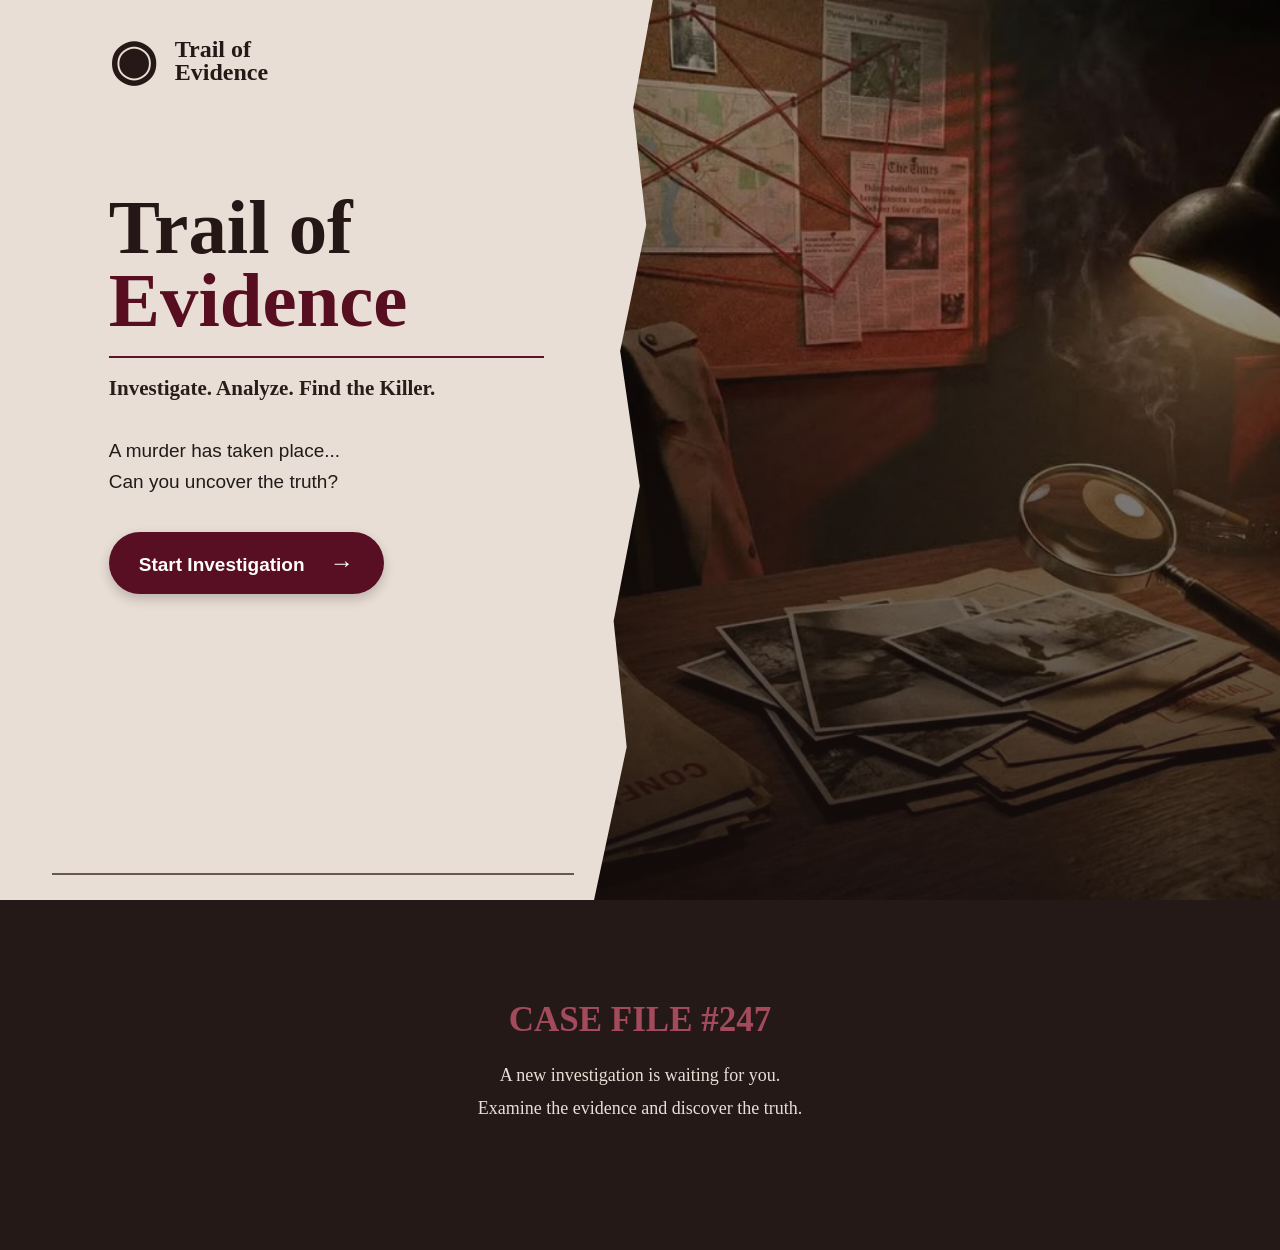
<file: index.html>
<!DOCTYPE html>
<html lang="en">
<head>
    <meta charset="UTF-8">
    <meta name="viewport" content="width=device-width, initial-scale=1.0">
    <title>Trail of Evidence</title>
    <link rel="stylesheet" href="home.css">
</head>

<body>

    <main class="hero">

        <section class="paper">

            <div class="logo">
                <span class="fingerprint">◉</span>
                <span>Trail of<br>Evidence</span>
            </div>

            <div class="content">
                <h1>
                    Trail of<br>
                    <span>Evidence</span>
                </h1>

                <div class="line"></div>

                <h2>Investigate. Analyze. Find the Killer.</h2>

                <p>
                    A murder has taken place...<br>
                    Can you uncover the truth?
                </p>

                <button id="startButton">
                    Start Investigation
                    <span>→</span>
                </button>
            </div>

            <div class="footer-line"></div>

        </section>

        <section class="investigation-room">
            <div class="room-overlay"></div>
        </section>

    </main>

    <section class="case-section" id="case">
        <h2>CASE FILE #247</h2>
        <p>A new investigation is waiting for you.</p>
        <p>Examine the evidence and discover the truth.</p>
    </section>

    <script src="script.js"></script>
</body>
</html>
</file>
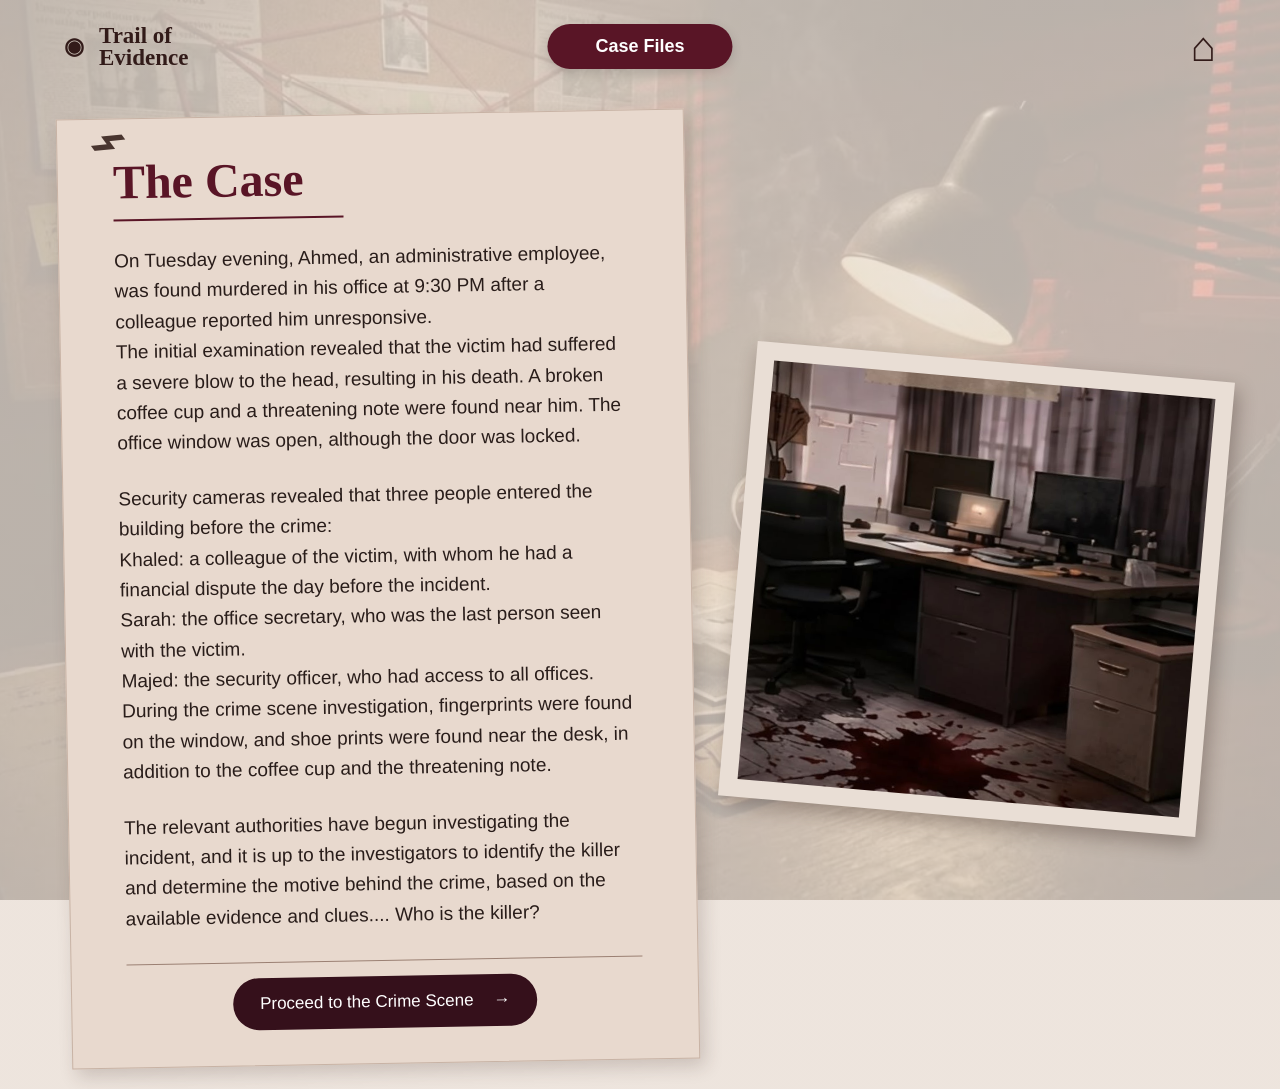
<file: case.html>
<!DOCTYPE html>
<html lang="en">
<head>
    <meta charset="UTF-8">
    <meta name="viewport" content="width=device-width, initial-scale=1.0">
    <title>The Case | Trail of Evidence</title>
    <link rel="stylesheet" href="case.css">
</head>

<body class="case-page">

    <header class="case-header">

        <div class="case-logo">
            <span>◉</span>
            <strong>Trail of<br>Evidence</strong>
        </div>

        <nav>
            <a href="case.html">Case Files</a>
        
            <a href="index.html" class="home-icon">⌂</a>
        </nav>

    </header>

    <main class="case-layout">

        <section class="case-paper">

            <div class="paper-clip">⌁</div>

            <h1>The Case</h1>

            <div class="case-underline"></div>

            <p>
               On Tuesday evening, Ahmed, an administrative employee, was found murdered in his office at 9:30 PM
                after a colleague reported him unresponsive.<br>
               The initial examination revealed that the victim had suffered a severe blow to the head, resulting in his death.
                A broken coffee cup and a threatening note were found near him.
                The office window was open, although the door was locked.
            </p>
            <p>
                Security cameras revealed that three people entered the building before the crime:<br>

               Khaled: a colleague of the victim, with whom he had a financial dispute the day before the incident.<br>

               Sarah: the office secretary, who was the last person seen with the victim.<br>

               Majed: the security officer, who had access to all offices.<br>
               During the crime scene investigation, fingerprints were found on the window, and shoe prints were found near the desk, 
               in addition to the coffee cup and the threatening note.
            </p>
            <p>
              The relevant authorities have begun investigating the incident, and it is up to the investigators to identify 
              the killer and determine the motive behind the crime, 
              based on the available evidence and clues....
                Who is the killer?
            </p>

            <div class="case-button-line">
                <button id="crimeSceneButton">
             Proceed to the Crime Scene
             <span>→</span>
             </button>
            </div>

        </section>

        <section class="case-photo">
            <img
                src="crime-scene.jpeg"
                alt="Ahmed's office crime scene"
            >
        </section>

    </main>

    <script src="case.js"></script>

</body>
</html>
</file>
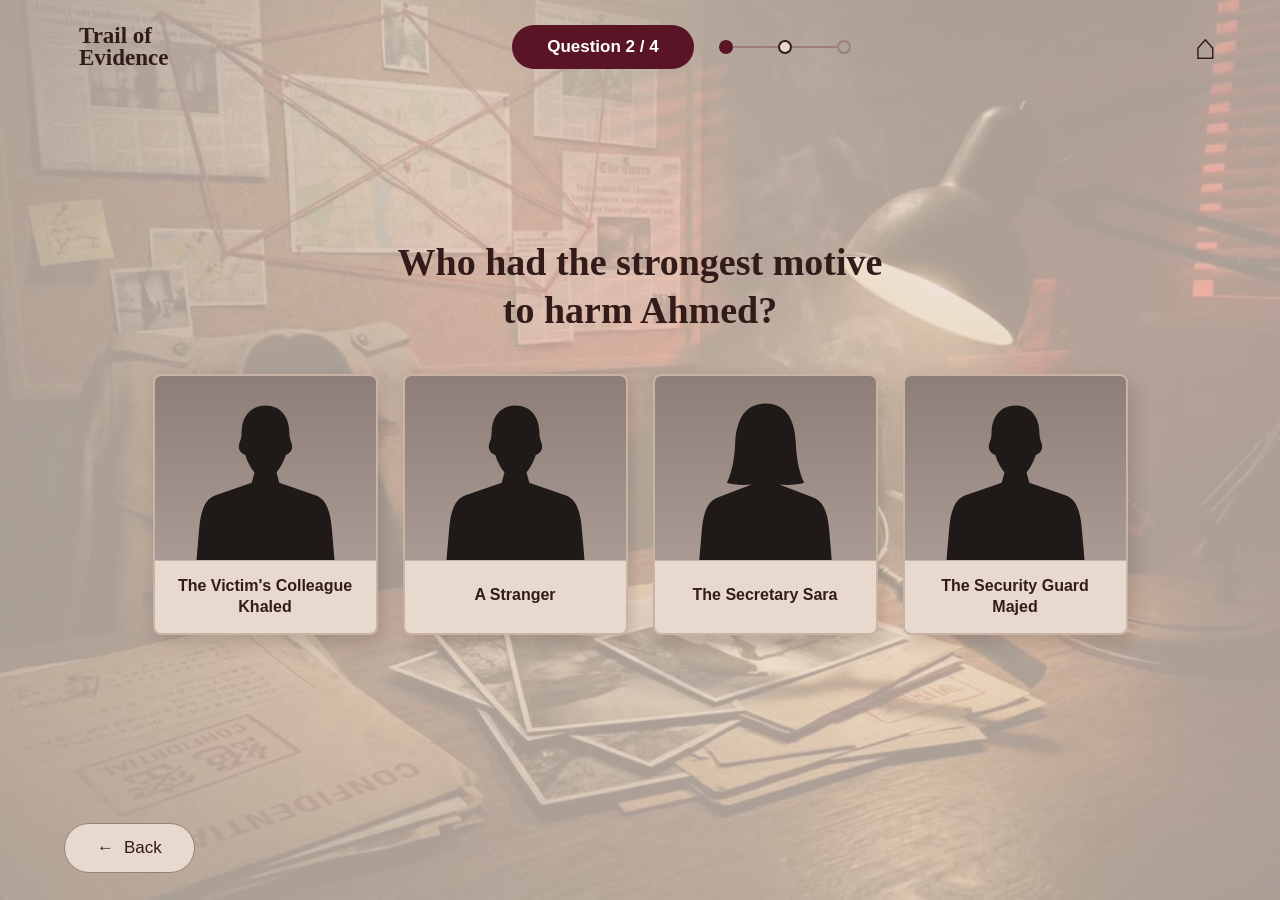
<file: question2.html>
<!DOCTYPE html>
<html lang="en">
<head>
    <meta charset="UTF-8">
    <meta name="viewport" content="width=device-width, initial-scale=1.0">
    <title>Trail of Evidence - Question 2</title>
    <link rel="stylesheet" href="https://cloudflare.com">
    <link rel="stylesheet" href="question2.css">
</head>
<body>

    <div class="question-page">
        <!-- Header -->
        <header class="case-header">
            <div class="case-logo">
                <span><i class="fa-solid fa-fingerprint"></i></span>
                <div>Trail of<br>Evidence</div>
            </div>

            <!-- Question Badge & Progress Bar -->
            <div class="header-center">
                <div class="page-badge">Question 2 / 4</div>
                <div class="progress-bar">
                    <span class="dot completed"></span>
                    <span class="line"></span>
                    <span class="dot active"></span>
                    <span class="line"></span>
                    <span class="dot"></span>
                </div>
            </div>

            <nav>
                <a href="index.html" class="home-icon" title="Home">
                    <i class="fa-solid fa-house"></i>
                     <a href="index.html" class="home-icon">⌂</a>
                </a>
            </nav>
        </header>

        <!-- Main Question & Options -->
        <main class="question-container">
            <h1 class="question-title">Who had the strongest motive<br>to harm Ahmed?</h1>

            <div class="options-grid">
                
                <!-- Option 1 -->
                <div class="option-card" onclick="selectOption(this, 'Khaled')">
                    <div class="option-avatar">
                        <svg viewBox="0 0 200 200" xmlns="http://w3.org">
                            <path d="M100 32 C84 32 74 44 74 62 C74 70 71 72 71 77 C71 82 75 85 78 86 C81 96 86 102 88 105 L85 116 L45 130 C35 134 30 144 28 165 L25 200 L175 200 L172 165 C170 144 165 134 155 130 L115 116 L112 105 C114 102 119 96 122 86 C125 85 129 82 129 77 C129 72 126 70 126 62 C126 44 116 32 100 32 Z" fill="#1f1918"/>
                        </svg>
                    </div>
                    <div class="option-label">The Victim's Colleague<br>Khaled</div>
                </div>

                <!-- Option 2 -->
                <div class="option-card" onclick="selectOption(this, 'Stranger')">
                    <div class="option-avatar">
                        <svg viewBox="0 0 200 200" xmlns="http://w3.org">
                            <path d="M100 32 C84 32 74 44 74 62 C74 70 71 72 71 77 C71 82 75 85 78 86 C81 96 86 102 88 105 L85 116 L45 130 C35 134 30 144 28 165 L25 200 L175 200 L172 165 C170 144 165 134 155 130 L115 116 L112 105 C114 102 119 96 122 86 C125 85 129 82 129 77 C129 72 126 70 126 62 C126 44 116 32 100 32 Z" fill="#1f1918"/>
                        </svg>
                    </div>
                    <div class="option-label">A Stranger</div>
                </div>

                <!-- Option 3 -->
                <div class="option-card" onclick="selectOption(this, 'Sara')">
                    <div class="option-avatar">
                        <svg viewBox="0 0 200 200" xmlns="http://w3.org">
                            <path d="M100 30 C77 30 68 48 67 74 C66 95 62 108 58 116 C64 118 74 119 85 118 L48 132 C38 136 33 146 31 165 L28 200 L172 200 L169 165 C167 146 162 136 152 132 L115 118 C126 119 136 118 142 116 C138 108 134 95 133 74 C132 48 123 30 100 30 Z" fill="#1f1918"/>
                        </svg>
                    </div>
                    <div class="option-label">The Secretary Sara</div>
                </div>

                <!-- Option 4 -->
                <div class="option-card" onclick="selectOption(this, 'Majed')">
                    <div class="option-avatar">
                        <svg viewBox="0 0 200 200" xmlns="http://w3.org">
                            <path d="M100 32 C84 32 74 44 74 62 C74 70 71 72 71 77 C71 82 75 85 78 86 C81 96 86 102 88 105 L85 116 L45 130 C35 134 30 144 28 165 L25 200 L175 200 L172 165 C170 144 165 134 155 130 L115 116 L112 105 C114 102 119 96 122 86 C125 85 129 82 129 77 C129 72 126 70 126 62 C126 44 116 32 100 32 Z" fill="#1f1918"/>
                        </svg>
                    </div>
                    <div class="option-label">The Security Guard<br>Majed</div>
                </div>

            </div>
        </main>

        <!-- Footer Navigation -->
        <footer class="question-footer">
            <a href="question1.html" class="btn-back">
                <span>&larr;</span> Back
            </a>

            <!-- زر التالي: مخفي افتراضياً ويظهر عند اختيار إجابة -->
            <a href="question3.html" id="nextBtn" class="btn-next hidden">
                Next <span>&rarr;</span>
            </a>
        </footer>
    </div>

    <!-- JavaScript لإظهار زر التالي وتحديد البطاقة المختارة -->
    <script>
        function selectOption(selectedCard, suspectName) {
            // 1. إزالة التحديد من جميع البطاقات
            const allCards = document.querySelectorAll('.option-card');
            allCards.forEach(card => card.classList.remove('selected'));

            // 2. إضافة التحديد للبطاقة التي ضغط عليها المستخدم
            selectedCard.classList.add('selected');

            // 3. حفظ اختيار المستخدم (مفيد إذا أردت حساب النتيجة لاحقاً)
            localStorage.setItem('q2_answer', suspectName);

            // 4. إظهار زر التالي
            const nextBtn = document.getElementById('nextBtn');
            nextBtn.classList.remove('hidden');
        }
    </script>

</body>
</html>
</file>
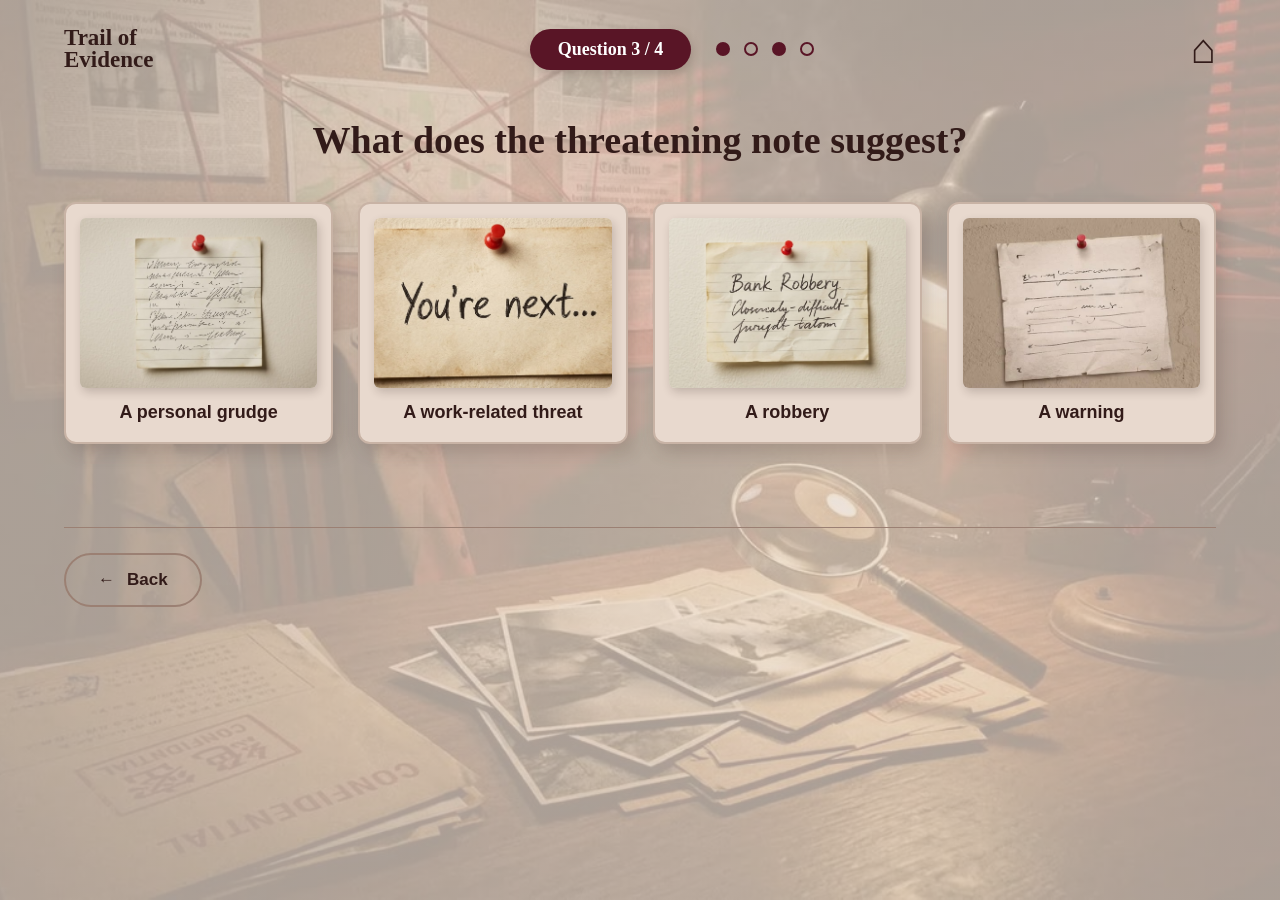
<file: question3.html>
<!DOCTYPE html>
<html lang="en">
<head>
  <meta charset="UTF-8">
  <meta name="viewport" content="width=device-width, initial-scale=1.0">
  <title>Trail of Evidence - Question 3</title>
  <link rel="stylesheet" href="question3.css">
</head>
<body class="question-page">

  <!-- Header -->
  <header class="case-header">
    <div class="case-logo">
      
      <div>Trail of<br>Evidence</div>
    </div>

    <div class="progress-wrapper">
      <div class="question-badge">Question 3 / 4</div>
      <div class="progress-dots">
        <span class="dot active"></span>
        <span class="dot"></span>
        <span class="dot active"></span>
        <span class="dot"></span>
      </div>
    </div>

    <nav>
      <a href="index.html" class="home-icon" title="Home">&#8962;</a>
    </nav>
  </header>

  <!-- Main layout -->
  <main class="question-layout">
    <h1 class="question-title">What does the threatening note suggest?</h1>

    <!-- Options Grid -->
    <div class="options-grid" id="optionsContainer">
      
      <div class="option-card" onclick="checkAnswer(this, false)">
        <div class="option-photo">
          <img src="note1.jpeg" alt="A personal grudge">
        </div>
        <p class="option-label">A personal grudge</p>
      </div>

      <!-- الجواب الصحيح -->
      <div class="option-card" onclick="checkAnswer(this, true)">
        <div class="option-photo">
          <img src="note3.jpeg" alt="A work-related threat">
        </div>
        <p class="option-label">A work-related threat</p>
      </div>

      <div class="option-card" onclick="checkAnswer(this, false)">
        <div class="option-photo">
          <img src="note2.jpeg" alt="A robbery">
        </div>
        <p class="option-label">A robbery</p>
      </div>

      <div class="option-card" onclick="checkAnswer(this, false)">
        <div class="option-photo">
          <img src="note4.jpeg" alt="A warning">
        </div>
        <p class="option-label">A warning</p>
      </div>

    </div>

    <!-- Feedback Message -->
    <p class="feedback-msg" id="feedback"></p>

    <!-- Navigation Buttons -->
    <div class="question-nav">
      <button class="btn-back" onclick="goBack()"><span>&larr;</span> Back</button>
      <button class="btn-next" id="nextBtn" onclick="goNext()">Next <span>&rarr;</span></button>
    </div>
  </main>

  <script src="question3.js"></script>
</body>
</html>
</file>
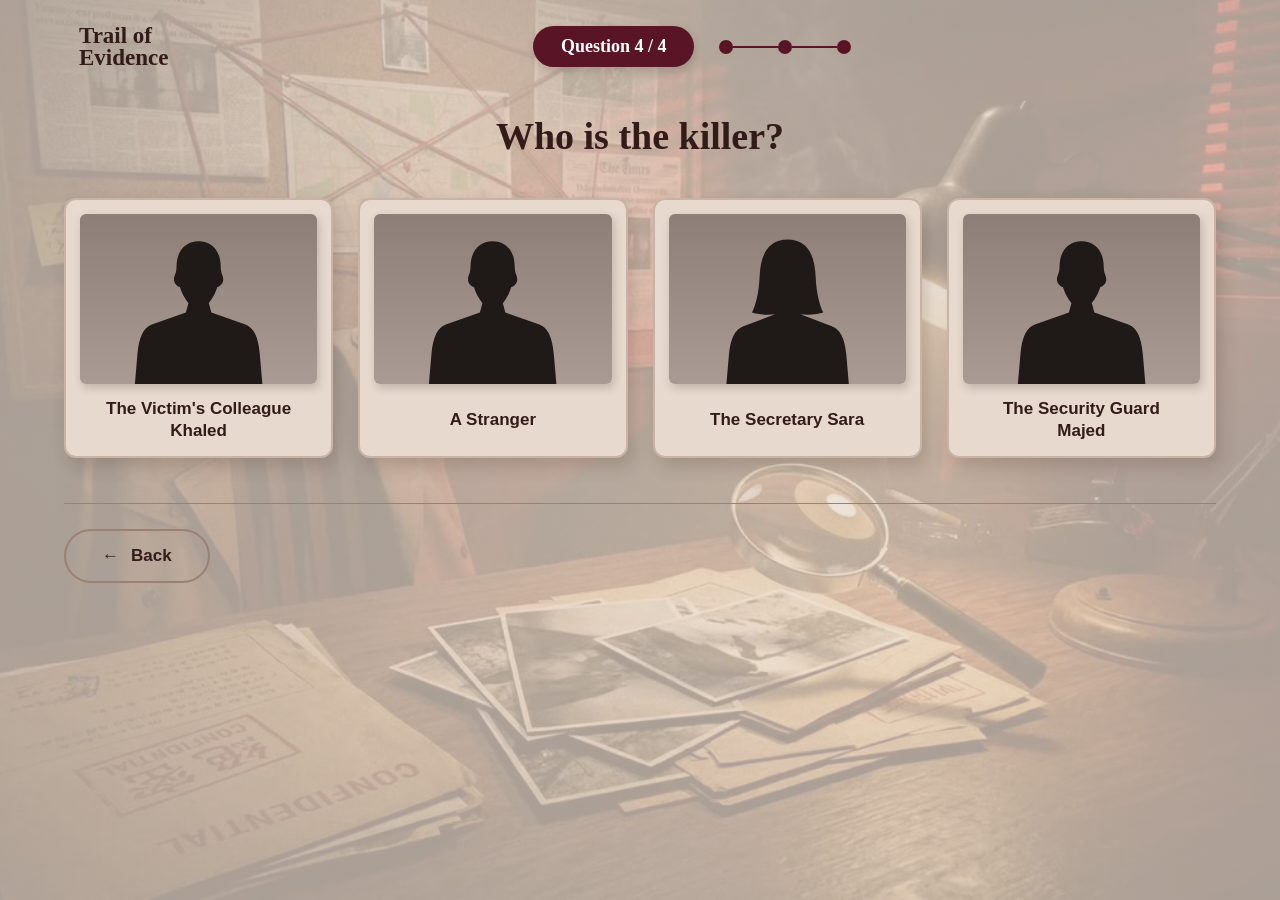
<file: question4.html>
<!DOCTYPE html>
<html lang="en">
<head>
    <meta charset="UTF-8">
    <meta name="viewport" content="width=device-width, initial-scale=1.0">
    <title>Trail of Evidence - Question 4</title>
    <link rel="stylesheet" href="https://cloudflare.com">
    <link rel="stylesheet" href="question4.css">
</head>
<body>

    <div class="question-page">
        <!-- Header -->
        <header class="case-header">
            <div class="case-logo">
                <span><i class="fa-solid fa-fingerprint"></i></span>
                <div>Trail of<br>Evidence</div>
            </div>

            <div class="progress-wrapper">
                <div class="question-badge">Question 4 / 4</div>
                <div class="progress-dots">
                    <span class="dot active"></span>
                    <span class="line"></span>
                    <span class="dot active"></span>
                    <span class="line"></span>
                    <span class="dot active"></span>
                </div>
            </div>

            <nav>
                <a href="index.html" class="home-icon" title="Home">
                    <i class="fa-solid fa-house"></i>
                </a>
            </nav>
        </header>

        <!-- Main layout -->
        <main class="question-layout">
            <h1 class="question-title">Who is the killer?</h1>

            <!-- Options Grid -->
            <div class="options-grid">
                
                <!-- Option 1: Khaled -->
                <div class="option-card" onclick="selectSuspect(this, 'Khaled')">
                    <div class="option-photo">
                        <svg viewBox="0 0 200 200" xmlns="http://w3.org">
                            <path d="M100 32 C84 32 74 44 74 62 C74 70 71 72 71 77 C71 82 75 85 78 86 C81 96 86 102 88 105 L85 116 L45 130 C35 134 30 144 28 165 L25 200 L175 200 L172 165 C170 144 165 134 155 130 L115 116 L112 105 C114 102 119 96 122 86 C125 85 129 82 129 77 C129 72 126 70 126 62 C126 44 116 32 100 32 Z" fill="#1f1918"/>
                        </svg>
                    </div>
                    <div class="option-label">The Victim's Colleague<br>Khaled</div>
                </div>

                <!-- Option 2: A Stranger -->
                <div class="option-card" onclick="selectSuspect(this, 'Stranger')">
                    <div class="option-photo">
                        <svg viewBox="0 0 200 200" xmlns="http://w3.org">
                            <path d="M100 32 C84 32 74 44 74 62 C74 70 71 72 71 77 C71 82 75 85 78 86 C81 96 86 102 88 105 L85 116 L45 130 C35 134 30 144 28 165 L25 200 L175 200 L172 165 C170 144 165 134 155 130 L115 116 L112 105 C114 102 119 96 122 86 C125 85 129 82 129 77 C129 72 126 70 126 62 C126 44 116 32 100 32 Z" fill="#1f1918"/>
                        </svg>
                    </div>
                    <div class="option-label">A Stranger</div>
                </div>

                <!-- Option 3: Sara -->
                <div class="option-card" onclick="selectSuspect(this, 'Sara')">
                    <div class="option-photo">
                        <svg viewBox="0 0 200 200" xmlns="http://w3.org">
                            <path d="M100 30 C77 30 68 48 67 74 C66 95 62 108 58 116 C64 118 74 119 85 118 L48 132 C38 136 33 146 31 165 L28 200 L172 200 L169 165 C167 146 162 136 152 132 L115 118 C126 119 136 118 142 116 C138 108 134 95 133 74 C132 48 123 30 100 30 Z" fill="#1f1918"/>
                        </svg>
                    </div>
                    <div class="option-label">The Secretary Sara</div>
                </div>

                <!-- Option 4: Majed (The Killer) -->
                <div class="option-card" onclick="selectSuspect(this, 'Majed')">
                    <div class="option-photo">
                        <svg viewBox="0 0 200 200" xmlns="http://w3.org">
                            <path d="M100 32 C84 32 74 44 74 62 C74 70 71 72 71 77 C71 82 75 85 78 86 C81 96 86 102 88 105 L85 116 L45 130 C35 134 30 144 28 165 L25 200 L175 200 L172 165 C170 144 165 134 155 130 L115 116 L112 105 C114 102 119 96 122 86 C125 85 129 82 129 77 C129 72 126 70 126 62 C126 44 116 32 100 32 Z" fill="#1f1918"/>
                        </svg>
                    </div>
                    <div class="option-label">The Security Guard<br>Majed</div>
                </div>

            </div>

            <!-- Navigation Buttons -->
            <div class="question-nav">
                <a href="question3.html" class="btn-back">
                    <span>&larr;</span> Back
                </a>

                <button type="button" id="submitBtn" class="btn-next" onclick="submitAnswer()">
                    Submit
                </button>
            </div>
        </main>
    </div>

    <!-- ربط ملف الجافاسكربت المنفصل -->
    <script src="question4.js"></script>


</body>
</html>
</file>
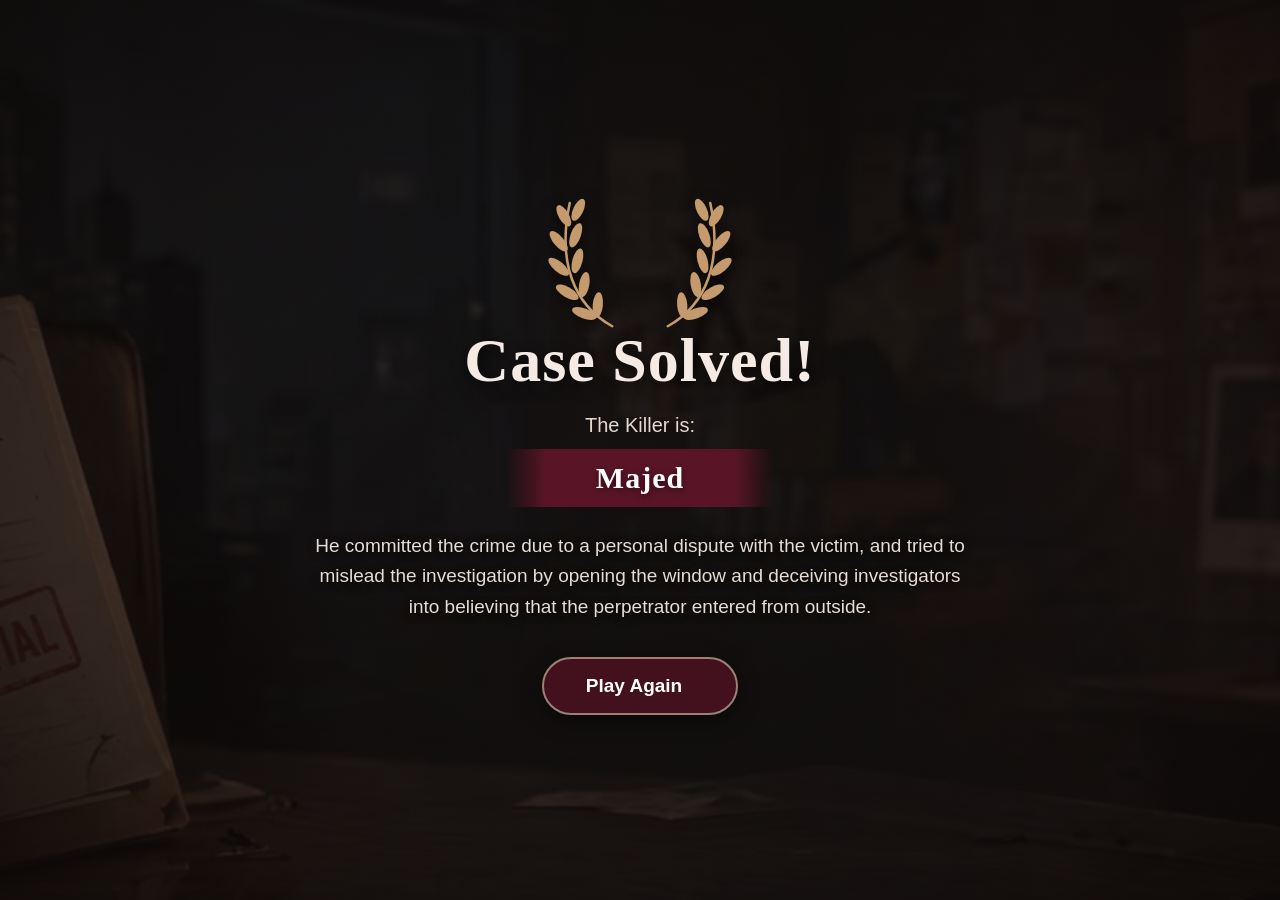
<file: solved.html>
<!DOCTYPE html>
<html lang="en">
<head>
    <meta charset="UTF-8">
    <meta name="viewport" content="width=device-width, initial-scale=1.0">
    <title>Trail of Evidence - Case Solved</title>
    <link rel="stylesheet" href="https://cloudflare.com">
    <link rel="stylesheet" href="solved.css">
</head>
<body>

    <div class="solved-page">
        <div class="result-container">
            
            <!-- الكأس الذهبي مع إكليل الغار -->
            <div class="trophy-wrapper">
                <!-- غصن الغار الأيسر -->
                <svg class="laurel left" viewBox="0 0 100 180" xmlns="http://w3.org">
                    <path d="M85 165 C40 140 20 90 35 20" fill="none" stroke="#c59b6d" stroke-width="3" stroke-linecap="round"/>
                    <ellipse cx="28" cy="35" rx="6" ry="14" transform="rotate(-30 28 35)" fill="#c59b6d"/>
                    <ellipse cx="45" cy="28" rx="6" ry="14" transform="rotate(25 45 28)" fill="#c59b6d"/>
                    <ellipse cx="22" cy="65" rx="6" ry="15" transform="rotate(-40 22 65)" fill="#c59b6d"/>
                    <ellipse cx="42" cy="58" rx="6" ry="15" transform="rotate(20 42 58)" fill="#c59b6d"/>
                    <ellipse cx="22" cy="95" rx="6" ry="15" transform="rotate(-50 22 95)" fill="#c59b6d"/>
                    <ellipse cx="44" cy="88" rx="6" ry="15" transform="rotate(15 44 88)" fill="#c59b6d"/>
                    <ellipse cx="32" cy="125" rx="6" ry="15" transform="rotate(-60 32 125)" fill="#c59b6d"/>
                    <ellipse cx="52" cy="116" rx="6" ry="15" transform="rotate(10 52 116)" fill="#c59b6d"/>
                    <ellipse cx="52" cy="150" rx="6" ry="15" transform="rotate(-70 52 150)" fill="#c59b6d"/>
                    <ellipse cx="68" cy="140" rx="6" ry="15" transform="rotate(5 68 140)" fill="#c59b6d"/>
                </svg>

                <!-- أيقونة الكأس -->
                <div class="trophy-icon">
                    <i class="fa-solid fa-trophy"></i>
                </div>

                <!-- غصن الغار الأيمن -->
                <svg class="laurel right" viewBox="0 0 100 180" xmlns="http://w3.org">
                    <path d="M15 165 C60 140 80 90 65 20" fill="none" stroke="#c59b6d" stroke-width="3" stroke-linecap="round"/>
                    <ellipse cx="72" cy="35" rx="6" ry="14" transform="rotate(30 72 35)" fill="#c59b6d"/>
                    <ellipse cx="55" cy="28" rx="6" ry="14" transform="rotate(-25 55 28)" fill="#c59b6d"/>
                    <ellipse cx="78" cy="65" rx="6" ry="15" transform="rotate(40 78 65)" fill="#c59b6d"/>
                    <ellipse cx="58" cy="58" rx="6" ry="15" transform="rotate(-20 58 58)" fill="#c59b6d"/>
                    <ellipse cx="78" cy="95" rx="6" ry="15" transform="rotate(50 78 95)" fill="#c59b6d"/>
                    <ellipse cx="56" cy="88" rx="6" ry="15" transform="rotate(-15 56 88)" fill="#c59b6d"/>
                    <ellipse cx="68" cy="125" rx="6" ry="15" transform="rotate(60 68 125)" fill="#c59b6d"/>
                    <ellipse cx="48" cy="116" rx="6" ry="15" transform="rotate(-10 48 116)" fill="#c59b6d"/>
                    <ellipse cx="48" cy="150" rx="6" ry="15" transform="rotate(70 48 150)" fill="#c59b6d"/>
                    <ellipse cx="32" cy="140" rx="6" ry="15" transform="rotate(-5 32 140)" fill="#c59b6d"/>
                </svg>
            </div>

            <!-- العنوان الرئيسي -->
            <h1 class="solved-title">Case Solved!</h1>

            <!-- اسم القاتل -->
            <p class="killer-subtitle">The Killer is:</p>
            <div class="killer-banner">Majed</div>

            <!-- رسالة التهنئة -->
            <p class="solved-message">
               He committed the crime due to a personal dispute with the victim, and tried to mislead the investigation by opening the window and deceiving investigators into believing that the perpetrator entered from outside.
            </p>

            <!-- زر إعادة اللعب -->
            <a href="index.html" class="btn-play-again">
                Play Again <i class="fa-solid fa-rotate-right"></i>
            </a>

        </div>
    </div>

</body>
</html>
</file>
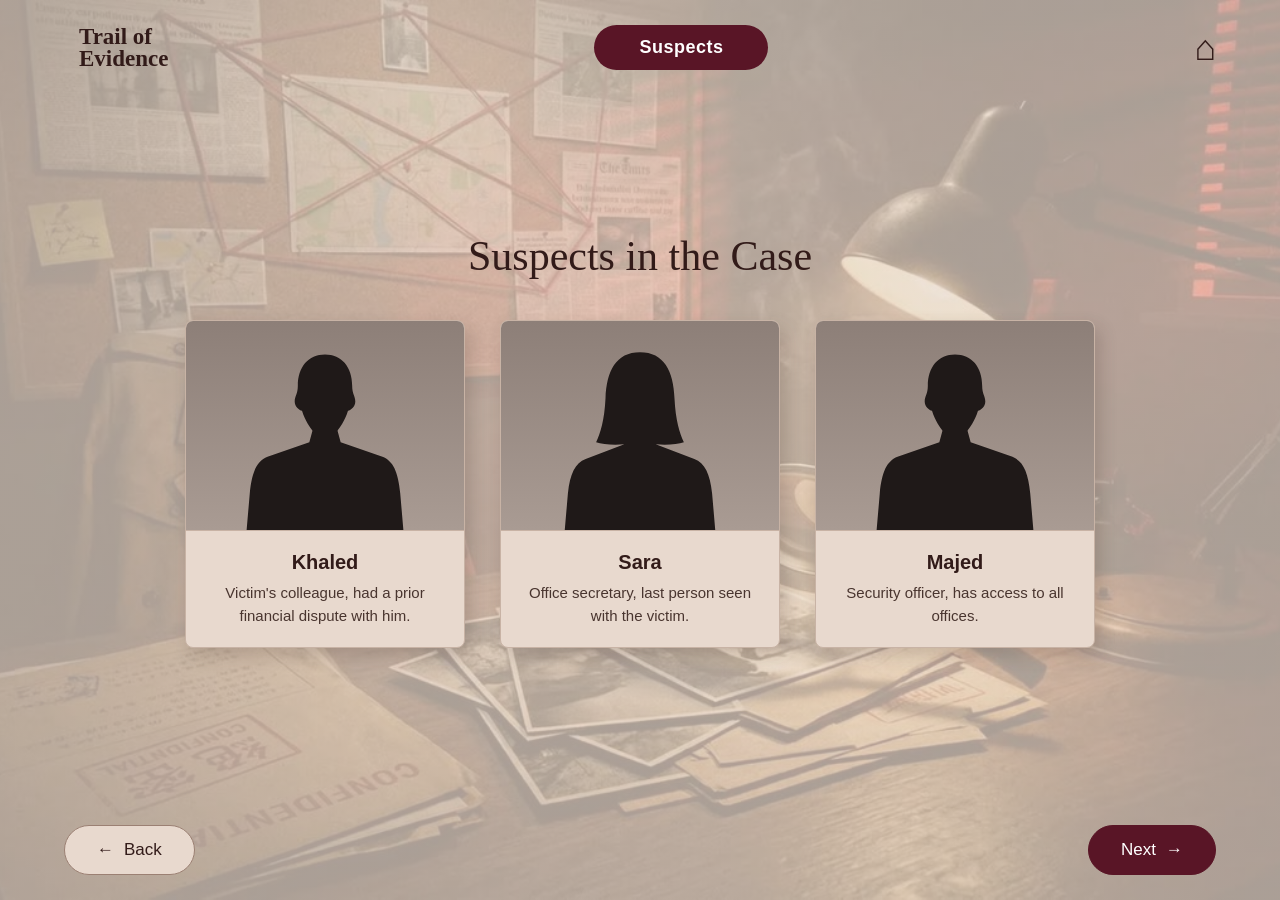
<file: suspects.html>
<!DOCTYPE html>
<html lang="en">
<head>
    <meta charset="UTF-8">
    <meta name="viewport" content="width=device-width, initial-scale=1.0">
    <title>Trail of Evidence - Suspects</title>
    <!-- مكتبة أيقونات لتشغيل أيقونة البصمة والمنزل والشخصيات -->
    <link rel="stylesheet" href="https://cloudflare.com">
    <link rel="stylesheet" href="suspects.css">
</head>
<body>

    <div class="suspects-page">
        <!-- Header -->
        <header class="case-header">
            <div class="case-logo">
                <span><i class="fa-solid fa-fingerprint"></i></span>
                <div>Trail of<br>Evidence</div>
            </div>

            <div class="page-badge">Suspects</div>

            <nav>
                <a href="index.html" class="home-icon" title="Home">
                    <i class="fa-solid fa-house"></i>
                </a>
                 <a href="index.html" class="home-icon">⌂</a>
            </nav>
        </header>

        <!-- Main Title -->
        <main class="suspects-container">
            <h1 class="suspects-title">Suspects in the Case</h1>

           <div class="suspects-grid">
    
    <!-- Suspect 1: Khaled (Male Silhouette) -->
    <div class="suspect-card">
        <div class="suspect-avatar">
            <svg viewBox="0 0 200 200" xmlns="http://w3.org">
                <path d="M100 32 C84 32 74 44 74 62 C74 70 71 72 71 77 C71 82 75 85 78 86 C81 96 86 102 88 105 L85 116 L45 130 C35 134 30 144 28 165 L25 200 L175 200 L172 165 C170 144 165 134 155 130 L115 116 L112 105 C114 102 119 96 122 86 C125 85 129 82 129 77 C129 72 126 70 126 62 C126 44 116 32 100 32 Z" fill="#1f1918"/>
            </svg>
        </div>
        <div class="suspect-info">
            <h2>Khaled</h2>
            <p>Victim's colleague, had a prior financial dispute with him.</p>
        </div>
    </div>

    <!-- Suspect 2: Sara (Female Silhouette) -->
    <div class="suspect-card">
        <div class="suspect-avatar">
            <svg viewBox="0 0 200 200" xmlns="http://w3.org">
                <path d="M100 30 C77 30 68 48 67 74 C66 95 62 108 58 116 C64 118 74 119 85 118 L48 132 C38 136 33 146 31 165 L28 200 L172 200 L169 165 C167 146 162 136 152 132 L115 118 C126 119 136 118 142 116 C138 108 134 95 133 74 C132 48 123 30 100 30 Z" fill="#1f1918"/>
            </svg>
        </div>
        <div class="suspect-info">
            <h2>Sara</h2>
            <p>Office secretary, last person seen with the victim.</p>
        </div>
    </div>

    <!-- Suspect 3: Majed (Male Silhouette) -->
    <div class="suspect-card">
        <div class="suspect-avatar">
            <svg viewBox="0 0 200 200" xmlns="http://w3.org">
                <path d="M100 32 C84 32 74 44 74 62 C74 70 71 72 71 77 C71 82 75 85 78 86 C81 96 86 102 88 105 L85 116 L45 130 C35 134 30 144 28 165 L25 200 L175 200 L172 165 C170 144 165 134 155 130 L115 116 L112 105 C114 102 119 96 122 86 C125 85 129 82 129 77 C129 72 126 70 126 62 C126 44 116 32 100 32 Z" fill="#1f1918"/>
            </svg>
        </div>
        <div class="suspect-info">
            <h2>Majed</h2>
            <p>Security officer, has access to all offices.</p>
        </div>
    </div>

</div>
        </main>

        <!-- Footer Navigation -->
<footer class="suspects-footer">
    <!-- زر الرجوع: غيّر case.html إلى اسم الملف السابق -->
    <a href="crime-scene.html" class="btn-back">
        <span>&larr;</span> Back
    </a>

    <!-- زر التالي: غيّر questions.html إلى اسم الملف التالي -->
    <a href="question1.html" class="btn-next">
        Next <span>&rarr;</span>
    </a>
</footer>
    </div>

</body>
</html>
</file>
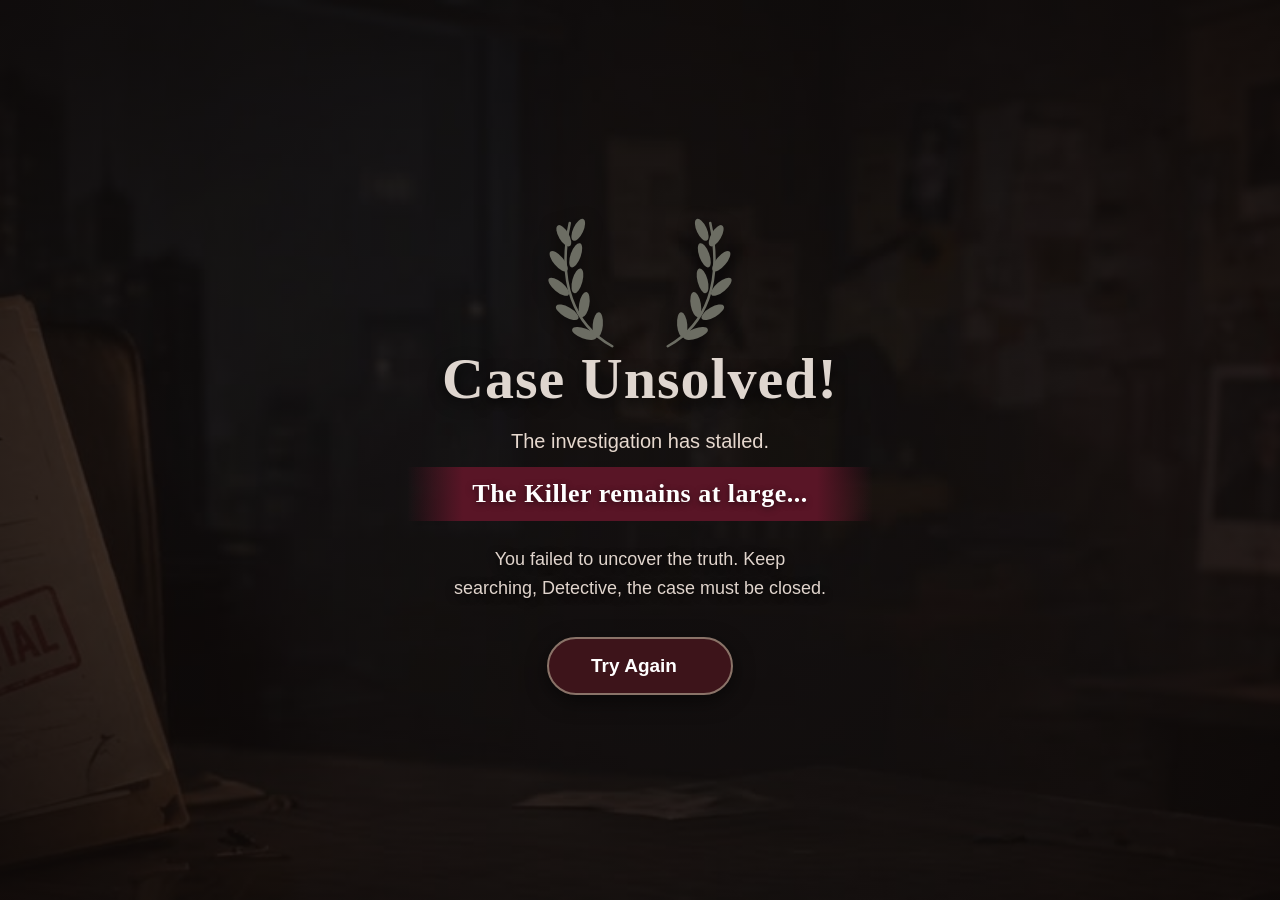
<file: unsolved.html>
<!DOCTYPE html>
<html lang="en">
<head>
    <meta charset="UTF-8">
    <meta name="viewport" content="width=device-width, initial-scale=1.0">
    <title>Trail of Evidence - Case Unsolved</title>
    <link rel="stylesheet" href="https://cloudflare.com">
    <link rel="stylesheet" href="unsolved.css">
</head>
<body>

    <div class="unsolved-page">
        <div class="result-container">
            
            <!-- علامة الخطأ الحمراء مع إكليل الغار الداكن -->
            <div class="mark-wrapper">
                <!-- غصن الغار الأيسر -->
                <svg class="laurel left" viewBox="0 0 100 180" xmlns="http://w3.org">
                    <path d="M85 165 C40 140 20 90 35 20" fill="none" stroke="#6c6d63" stroke-width="3" stroke-linecap="round"/>
                    <ellipse cx="28" cy="35" rx="6" ry="14" transform="rotate(-30 28 35)" fill="#6c6d63"/>
                    <ellipse cx="45" cy="28" rx="6" ry="14" transform="rotate(25 45 28)" fill="#6c6d63"/>
                    <ellipse cx="22" cy="65" rx="6" ry="15" transform="rotate(-40 22 65)" fill="#6c6d63"/>
                    <ellipse cx="42" cy="58" rx="6" ry="15" transform="rotate(20 42 58)" fill="#6c6d63"/>
                    <ellipse cx="22" cy="95" rx="6" ry="15" transform="rotate(-50 22 95)" fill="#6c6d63"/>
                    <ellipse cx="44" cy="88" rx="6" ry="15" transform="rotate(15 44 88)" fill="#6c6d63"/>
                    <ellipse cx="32" cy="125" rx="6" ry="15" transform="rotate(-60 32 125)" fill="#6c6d63"/>
                    <ellipse cx="52" cy="116" rx="6" ry="15" transform="rotate(10 52 116)" fill="#6c6d63"/>
                    <ellipse cx="52" cy="150" rx="6" ry="15" transform="rotate(-70 52 150)" fill="#6c6d63"/>
                    <ellipse cx="68" cy="140" rx="6" ry="15" transform="rotate(5 68 140)" fill="#6c6d63"/>
                </svg>

                <!-- علامة X الحمراء -->
                <div class="cross-icon">
                    <i class="fa-solid fa-xmark"></i>
                </div>

                <!-- غصن الغار الأيمن -->
                <svg class="laurel right" viewBox="0 0 100 180" xmlns="http://w3.org">
                    <path d="M15 165 C60 140 80 90 65 20" fill="none" stroke="#6c6d63" stroke-width="3" stroke-linecap="round"/>
                    <ellipse cx="72" cy="35" rx="6" ry="14" transform="rotate(30 72 35)" fill="#6c6d63"/>
                    <ellipse cx="55" cy="28" rx="6" ry="14" transform="rotate(-25 55 28)" fill="#6c6d63"/>
                    <ellipse cx="78" cy="65" rx="6" ry="15" transform="rotate(40 78 65)" fill="#6c6d63"/>
                    <ellipse cx="58" cy="58" rx="6" ry="15" transform="rotate(-20 58 58)" fill="#6c6d63"/>
                    <ellipse cx="78" cy="95" rx="6" ry="15" transform="rotate(50 78 95)" fill="#6c6d63"/>
                    <ellipse cx="56" cy="88" rx="6" ry="15" transform="rotate(-15 56 88)" fill="#6c6d63"/>
                    <ellipse cx="68" cy="125" rx="6" ry="15" transform="rotate(60 68 125)" fill="#6c6d63"/>
                    <ellipse cx="48" cy="116" rx="6" ry="15" transform="rotate(-10 48 116)" fill="#6c6d63"/>
                    <ellipse cx="48" cy="150" rx="6" ry="15" transform="rotate(70 48 150)" fill="#6c6d63"/>
                    <ellipse cx="32" cy="140" rx="6" ry="15" transform="rotate(-5 32 140)" fill="#6c6d63"/>
                </svg>
            </div>

            <!-- العنوان الرئيسي -->
            <h1 class="unsolved-title">Case Unsolved!</h1>

            <!-- النص الفرعي وشريط القاتل -->
            <p class="stalled-subtitle">The investigation has stalled.</p>
            <div class="killer-banner">The Killer remains at large...</div>

            <!-- رسالة الخسارة -->
            <p class="unsolved-message">
                You failed to uncover the truth. Keep<br>
                searching, Detective, the case must be closed.
            </p>

            <!-- زر إعادة المحاولة -->
            <a href="index.html" class="btn-try-again">
                Try Again <i class="fa-solid fa-rotate-right"></i>
            </a>

        </div>
    </div>

</body>
</html>
</file>
<file: home.css>
* {
    margin: 0;
    padding: 0;
    box-sizing: border-box;
}

body {
    background: #1c1513;
    font-family: Georgia, serif;
}

.hero {
    min-height: 720px;
    height: 100vh;
    display: flex;
    position: relative;
    overflow: hidden;
}

/* جهة الورقة */

.paper {
    width: 51%;
    min-height: 100%;
    background: #e9ded5;
    padding: 35px 8.5%;
    position: relative;
    z-index: 2;
    clip-path: polygon(
        0 0, 100% 0,
        97% 12%, 99% 25%,
        95% 39%, 98% 54%,
        94% 69%, 96% 83%,
        91% 100%, 0 100%
    );
}

.logo {
    display: flex;
    align-items: center;
    gap: 18px;
    color: #251816;
    font-size: 24px;
    font-weight: bold;
    line-height: 0.95;
}

.fingerprint {
    font-size: 55px;
}

/* العنوان */

.content {
    margin-top: 105px;
}

.content h1 {
    font-size: clamp(55px, 6vw, 88px);
    line-height: 0.95;
    color: #241715;
}

.content h1 span {
    color: #570e21;
}

.line {
    width: 100%;
    height: 2px;
    background: #5b1427;
    margin: 18px 0;
}

.content h2 {
    font-size: 21px;
    color: #291d1a;
    margin-bottom: 35px;
}

.content p {
    font-family: Arial, sans-serif;
    font-size: 19px;
    line-height: 1.6;
    color: #211b19;
    margin-bottom: 35px;
}

/* الزر */

button {
    background: #590f23;
    color: white;
    border: none;
    border-radius: 40px;
    padding: 17px 30px;
    font-size: 19px;
    font-weight: bold;
    cursor: pointer;
    transition: 0.3s;
    box-shadow: 0 5px 12px #0003;
}

button span {
    margin-left: 20px;
    font-size: 24px;
}

button:hover {
    background: #35101b;
    transform: translateY(-3px);
}

.footer-line {
    position: absolute;
    bottom: 25px;
    left: 8%;
    width: 80%;
    height: 2px;
    background: #6a5550;
}

/* جهة غرفة التحقيق */

.investigation-room {
    position: absolute;
    right: 0;
    top: 0;
    width: 55%;
    height: 100%;
    background:
        linear-gradient(#170e0d44, #170e0dcc),
        url("investigation-room.jpeg") center/cover no-repeat;
}

/* القسم التالي */

.case-section {
    min-height: 350px;
    background: #241916;
    color: #e9ded5;
    text-align: center;
    padding: 100px 20px;
}

.case-section h2 {
    color: #a34b5c;
    font-size: 35px;
    margin-bottom: 25px;
}

.case-section p {
    margin: 12px;
    font-size: 18px;
}

/* الجوال */

@media (max-width: 768px) {
    .hero {
        min-height: 750px;
    }

    .paper {
        width: 85%;
        padding: 30px 8%;
    }

    .investigation-room {
        width: 100%;
    }

    .content {
        margin-top: 100px;
    }

    .content h1 {
        font-size: 55px;
    }

    .content h2 {
        font-size: 16px;
    }

    .content p {
        font-size: 16px;
    }
}
</file>
<file: case.css>
/* =================================
   TRAIL OF EVIDENCE - THE CASE
================================= */

* {
    margin: 0;
    padding: 0;
    box-sizing: border-box;
}

.case-page {
    min-height: 100vh;
    padding: 25px 5%;
    background:
        linear-gradient(#e9ded5cc, #e9ded5cc),
        url("./investigation-room.jpeg") center/cover fixed;
    color: #321b19;
    font-family: Georgia, serif;
}

/* ===== CASE HEADER ===== */

.case-header {
    display: flex;
    justify-content: space-between;
    align-items: center;
    gap: 20px;
    margin-bottom: 45px;
    position: relative;
}

.case-logo {
    display: flex;
    align-items: center;
    gap: 15px;
    font-size: 23px;
    line-height: 0.95;
    font-weight: bold;
    color: #321b19;
}

.case-header nav {
    display: flex;
    align-items: center;
    gap: 30px;
}

/* تنسيق رابط Case Files ليظهر ككبسولة عنابية في منتصف الهيدر */
.case-header nav a:not(.home-icon) {
    position: absolute;
    left: 50%;
    transform: translateX(-50%);
    background-color: #591526;
    color: #ffffff;
    font-family: Arial, sans-serif;
    font-size: 18px;
    font-weight: bold;
    padding: 12px 48px;
    border-radius: 50px;
    text-decoration: none;
    box-shadow: 0 4px 12px rgba(0, 0, 0, 0.15);
    transition: background-color 0.25s ease;
    white-space: nowrap;
}

.case-header nav a:not(.home-icon):hover {
    background-color: #591526;
    color: #ffffff;
}

.case-header .home-icon {
    text-decoration: none;
    color: #321b19;
    font-size: 42px;
    font-weight: bold;
    line-height: 1;
    transition: color 0.2s ease;
}

.case-header .home-icon:hover {
    color: #35101b;
}

/* MAIN LAYOUT */

.case-layout {
    display: flex;
    align-items: center;
    justify-content: space-between;
    gap: 45px;
    max-width: 1250px;
    margin: auto;
    min-height: 530px;
}

/* PAPER */

.case-paper {
    position: relative;
    width: 55%;
    padding: 35px 55px;
    background: #e8d9ce;
    border: 1px solid #c8b3a5;
    box-shadow: 5px 8px 18px #3c241e30;
    transform: rotate(-1deg);
}

.paper-clip {
    position: absolute;
    top: -17px;
    left: 30px;
    font-size: 65px;
    color: #49352f;
    transform: rotate(-35deg);
}

.case-paper h1 {
    font-size: 48px;
    color: #591526;
}

.case-underline {
    width: 230px;
    height: 2px;
    background: #591526;
    margin: 10px 0 25px;
}

.case-paper p {
    font-family: Arial, sans-serif;
    font-size: 19px;
    line-height: 1.6;
    margin-bottom: 25px;
    color: #291d1a;
}

/* BUTTON */

.case-button-line {
    text-align: center;
    border-top: 1px solid #9b8073;
    margin-top: 30px;
}

.case-button-line button {
    margin-top: 15px;
    background: #35101b;
    color: white;
    border-radius: 40px;
    padding: 16px 27px;
    font-size: 17px;
    cursor: pointer;
    border: none;
    transition: 0.3s;
}

.case-button-line button:hover {
    background: #35101b;
    transform: translateY(-3px);
}

.case-button-line button span {
    margin-left: 15px;
}

/* CRIME SCENE PHOTO */

.case-photo {
    width: 42%;
    padding: 18px;
    background: #e9ded5;
    box-shadow: 4px 8px 20px #29171355;
    transform: rotate(5deg);
}

.case-photo img {
    display: block;
    width: 100%;
    height: 420px;
    object-fit: cover;
}

/* MOBILE */

@media (max-width: 768px) {

    .case-header {
        flex-direction: column;
    }

    .case-header nav {
        gap: 13px;
        flex-wrap: wrap;
        justify-content: center;
    }

    .case-header nav a:not(.home-icon) {
        position: static;
        transform: none;
    }

    .case-layout {
        flex-direction: column;
        padding: 15px;
    }

    .case-paper,
    .case-photo {
        width: 100%;
    }

    .case-paper {
        padding: 35px 25px;
    }

    .case-paper h1 {
        font-size: 38px;
    }

    .case-paper p {
        font-size: 16px;
    }

    .case-photo img {
        height: 300px;
    }
}
</file>
<file: question2.css>
/* ===== QUESTION 2 PAGE ===== */

* {
    box-sizing: border-box;
    margin: 0;
    padding: 0;
}

.question-page {
    min-height: 100vh;
    background:
        linear-gradient(#e8d8ccbb, #e8d8ccbb),
        url("investigation-room.jpeg") center/cover fixed;
    color: #321b19;
    padding: 25px 5%;
    display: flex;
    flex-direction: column;
    justify-content: space-between;
    font-family: Georgia, "Times New Roman", serif;
}

/* Header & Progress Bar */

.case-header {
    display: flex;
    justify-content: space-between;
    align-items: center;
    gap: 20px;
    margin-bottom: 30px;
}

.case-logo {
    display: flex;
    align-items: center;
    gap: 15px;
    font-size: 23px;
    line-height: 0.95;
    font-weight: bold;
}

.case-logo span {
    font-size: 52px;
    color: #49352f;
}

.header-center {
    display: flex;
    align-items: center;
    gap: 25px;
}

.page-badge {
    background: #591526;
    color: white;
    padding: 12px 35px;
    border-radius: 40px;
    font-family: Arial, sans-serif;
    font-size: 17px;
    font-weight: bold;
}

.progress-bar {
    display: flex;
    align-items: center;
}

.progress-bar .dot {
    width: 14px;
    height: 14px;
    border-radius: 50%;
    border: 2px solid #9b8073;
    background: transparent;
}

.progress-bar .dot.completed {
    background: #591526;
    border-color: #591526;
}

.progress-bar .dot.active {
    border-color: #321b19;
    background: #e8d9ce;
}

.progress-bar .line {
    width: 45px;
    height: 2px;
    background: #9b8073;
}

.case-header .home-icon {
    font-size: 36px;
    color: #321b19;
    text-decoration: none;
}

.case-header .home-icon:hover {
    color: #781c31;
}

/* Main Question */

.question-container {
    max-width: 1150px;
    width: 100%;
    margin: auto;
    text-align: center;
}

.question-title {
    font-size: 38px;
    font-weight: bold;
    line-height: 1.25;
    color: #321b19;
    margin-bottom: 40px;
}

/* Options Grid */

.options-grid {
    display: flex;
    justify-content: center;
    gap: 25px;
    flex-wrap: wrap;
}

.option-card {
    width: 225px;
    background: #e8d9ce;
    border: 2px solid #c8b3a5;
    border-radius: 8px;
    overflow: hidden;
    box-shadow: 5px 8px 18px #3c241e30;
    cursor: pointer;
    transition: all 0.25s ease;
}

.option-card:hover {
    transform: translateY(-5px);
    border-color: #9b8073;
}

/* تنسيق البطاقة عند اختيارها */
.option-card.selected {
    border: 3px solid #591526;
    background: #dfcabd;
    transform: translateY(-6px);
    box-shadow: 0 10px 25px #59152645;
}

.option-avatar {
    height: 185px;
    background: linear-gradient(to bottom, #8d7f78, #a99b93);
    display: flex;
    align-items: flex-end;
    justify-content: center;
    border-bottom: 1px solid #c8b3a5;
}

.option-avatar svg {
    width: 100%;
    height: 100%;
    display: block;
}

.option-label {
    padding: 15px 10px;
    min-height: 68px;
    display: flex;
    align-items: center;
    justify-content: center;
    font-family: Arial, sans-serif;
    font-size: 16px;
    font-weight: bold;
    line-height: 1.3;
    color: #321b19;
}

/* Footer Buttons */

.question-footer {
    display: flex;
    justify-content: space-between;
    align-items: center;
    margin-top: 45px;
    min-height: 55px; /* يحافظ على ثبات الصفحة عند ظهور الزر */
}

.question-footer a {
    text-decoration: none;
    display: inline-flex;
    align-items: center;
    border-radius: 40px;
    padding: 14px 32px;
    font-family: Arial, sans-serif;
    font-size: 17px;
    transition: all 0.2s ease;
}

.btn-back {
    background: #e8d9ce;
    color: #321b19;
    border: 1px solid #9b8073;
}

.btn-back:hover {
    background: #dcc7b8;
    transform: translateX(-3px);
}

.btn-back span {
    margin-right: 10px;
}

.btn-next {
    background: #591526;
    color: #ffffff;
    border: 1px solid #591526;
    opacity: 1;
    visibility: visible;
}

.btn-next:hover {
    background: #781c31;
    transform: translateX(3px);
}

.btn-next span {
    margin-left: 10px;
}

/* إخفاء زر التالي قبل الاختيار */
.btn-next.hidden {
    opacity: 0;
    visibility: hidden;
    pointer-events: none;
}

/* Mobile */

@media (max-width: 768px) {
    .case-header {
        flex-direction: column;
        gap: 15px;
    }

    .header-center {
        flex-direction: column;
        gap: 12px;
    }

    .question-title {
        font-size: 28px;
    }

    .option-card {
        width: 46%;
        min-width: 150px;
    }
}
</file>
<file: question3.css>
/* ===== QUESTION 3 PAGE ===== */

* {
    box-sizing: border-box;
    margin: 0;
    padding: 0;
}

.question-page {
    min-height: 100vh;
    background:
        linear-gradient(#e8d8ccbb, #e8d8ccbb),
        url("investigation-room.jpeg") center/cover fixed;
    color: #321b19;
    padding: 25px 5%;
    font-family: Georgia, serif;
}

/* Header */

.case-header {
    display: flex;
    justify-content: space-between;
    align-items: center;
    gap: 20px;
    margin-bottom: 45px;
}

.case-logo {
    display: flex;
    align-items: center;
    gap: 15px;
    font-size: 23px;
    line-height: 0.95;
    font-weight: bold;
}

.case-logo span {
    font-size: 50px;
}

.progress-wrapper {
    display: flex;
    align-items: center;
    gap: 25px;
}

.question-badge {
    background: #591526;
    color: white;
    padding: 10px 28px;
    border-radius: 40px;
    font-size: 18px;
    font-weight: bold;
    box-shadow: 2px 4px 10px #3c241e30;
}

.progress-dots {
    display: flex;
    align-items: center;
    gap: 14px;
}

.progress-dots .dot {
    width: 14px;
    height: 14px;
    border-radius: 50%;
    border: 2px solid #591526;
    background: transparent;
}

.progress-dots .dot.active {
    background: #591526;
}

.case-header nav a {
    text-decoration: none;
    color: #321b19;
    transition: color 0.2s ease;
}

.case-header nav a:hover {
    color: #781c31;
}

.case-header .home-icon {
    font-size: 42px;
    font-weight: bold;
}

/* Main layout */

.question-layout {
    max-width: 1250px;
    margin: auto;
    text-align: center;
}

.question-title {
    font-size: 38px;
    color: #321b19;
    margin-bottom: 40px;
}

/* Options Grid */

.options-grid {
    display: flex;
    justify-content: space-between;
    gap: 25px;
    margin-bottom: 30px;
}

.option-card {
    width: 24%;
    padding: 14px;
    background: #e8d9ce;
    border: 2px solid #c8b3a5;
    border-radius: 12px;
    box-shadow: 5px 8px 18px #3c241e30;
    cursor: pointer;
    transition: all 0.25s ease;
}

.option-card:hover {
    transform: translateY(-5px);
    border-color: #781c31;
}

.option-photo {
    background: #e9ded5;
    border-radius: 6px;
    overflow: hidden;
    margin-bottom: 14px;
    box-shadow: 2px 4px 10px #29171333;
}

.option-photo img {
    display: block;
    width: 100%;
    height: 170px;
    object-fit: cover;
}

.option-label {
    font-family: Arial, sans-serif;
    font-size: 18px;
    font-weight: bold;
    color: #321b19;
    margin: 5px 0;
}

/* Correct & Wrong States */

.option-card.correct {
    border-color: #2e7d32;
    background: #dce8d5;
    box-shadow: 0 6px 20px #2e7d3244;
}

.option-card.wrong {
    border-color: #8b1e24;
    background: #ebd0ce;
    animation: shake 0.3s ease;
}

@keyframes shake {
    0%, 100% { transform: translateX(0); }
    25% { transform: translateX(-6px); }
    75% { transform: translateX(6px); }
}

/* Feedback */

.feedback-msg {
    font-family: Arial, sans-serif;
    font-size: 18px;
    font-weight: bold;
    min-height: 28px;
    margin-bottom: 25px;
}

/* Buttons */

.question-nav {
    display: flex;
    justify-content: space-between;
    align-items: center;
    border-top: 1px solid #9b8073;
    padding-top: 25px;
}

.btn-back,
.btn-next {
    border-radius: 40px;
    padding: 15px 32px;
    font-size: 17px;
    font-family: Arial, sans-serif;
    font-weight: bold;
    cursor: pointer;
    transition: all 0.2s ease;
    display: flex;
    align-items: center;
    gap: 12px;
}

.btn-back {
    background: transparent;
    color: #321b19;
    border: 2px solid #9b8073;
}

.btn-back:hover {
    background: #d8c6b8;
}

.btn-next {
    background: #591526;
    color: white;
    border: none;
    box-shadow: 4px 6px 15px #3c241e40;
    /* مخفي حتى يختار المستخدم الجواب الصحيح */
    display: none;
}

.btn-next:hover {
    background: #781c31;
}

/* Mobile */

@media (max-width: 768px) {

    .case-header {
        flex-direction: column;
    }

    .progress-wrapper {
        flex-direction: column;
        gap: 12px;
    }

    .question-title {
        font-size: 28px;
    }

    .options-grid {
        flex-wrap: wrap;
        gap: 15px;
    }

    .option-card {
        width: 47%;
    }

    .option-photo img {
        height: 130px;
    }

    .option-label {
        font-size: 16px;
    }
}
</file>
<file: question4.css>
/* ===== QUESTION 4 PAGE ===== */

* {
    box-sizing: border-box;
    margin: 0;
    padding: 0;
}

.question-page {
    min-height: 100vh;
    background:
        linear-gradient(#e8d8ccbb, #e8d8ccbb),
        url("investigation-room.jpeg") center/cover fixed;
    color: #321b19;
    padding: 25px 5%;
    font-family: Georgia, serif;
}

/* Header */

.case-header {
    display: flex;
    justify-content: space-between;
    align-items: center;
    gap: 20px;
    margin-bottom: 45px;
}

.case-logo {
    display: flex;
    align-items: center;
    gap: 15px;
    font-size: 23px;
    line-height: 0.95;
    font-weight: bold;
}

.case-logo span {
    font-size: 50px;
}

.progress-wrapper {
    display: flex;
    align-items: center;
    gap: 25px;
}

.question-badge {
    background: #591526;
    color: white;
    padding: 10px 28px;
    border-radius: 40px;
    font-size: 18px;
    font-weight: bold;
    box-shadow: 2px 4px 10px #3c241e30;
}

.progress-dots {
    display: flex;
    align-items: center;
}

.progress-dots .dot {
    width: 14px;
    height: 14px;
    border-radius: 50%;
    border: 2px solid #591526;
    background: transparent;
}

.progress-dots .dot.active {
    background: #591526;
}

.progress-dots .line {
    width: 45px;
    height: 2px;
    background: #591526;
}

.case-header nav a {
    text-decoration: none;
    color: #321b19;
    transition: color 0.2s ease;
}

.case-header nav a:hover {
    color: #781c31;
}

.case-header .home-icon {
    font-size: 42px;
    font-weight: bold;
}

/* Main layout */

.question-layout {
    max-width: 1250px;
    margin: auto;
    text-align: center;
}

.question-title {
    font-size: 38px;
    color: #321b19;
    margin-bottom: 40px;
}

/* Options Grid */

.options-grid {
    display: flex;
    justify-content: space-between;
    gap: 25px;
    margin-bottom: 45px;
}

.option-card {
    width: 24%;
    padding: 14px;
    background: #e8d9ce;
    border: 2px solid #c8b3a5;
    border-radius: 12px;
    box-shadow: 5px 8px 18px #3c241e30;
    cursor: pointer;
    transition: all 0.25s ease;
}

.option-card:hover {
    transform: translateY(-5px);
    border-color: #781c31;
}

/* حالة تحديد البطاقة */
.option-card.selected {
    border: 3px solid #591526;
    background: #dfcabd;
    transform: translateY(-6px);
    box-shadow: 0 8px 22px #59152645;
}

.option-photo {
    background: linear-gradient(to bottom, #8d7f78, #a99b93);
    border-radius: 6px;
    overflow: hidden;
    margin-bottom: 14px;
    height: 170px;
    display: flex;
    align-items: flex-end;
    justify-content: center;
    box-shadow: 2px 4px 10px #29171333;
}

.option-photo svg {
    display: block;
    width: 100%;
    height: 100%;
}

.option-label {
    font-family: Arial, sans-serif;
    font-size: 17px;
    font-weight: bold;
    line-height: 1.3;
    color: #321b19;
    min-height: 44px;
    display: flex;
    align-items: center;
    justify-content: center;
}

/* Buttons */

.question-nav {
    display: flex;
    justify-content: space-between;
    align-items: center;
    border-top: 1px solid #9b8073;
    padding-top: 25px;
}

.btn-back,
.btn-next {
    text-decoration: none;
    border-radius: 40px;
    padding: 15px 36px;
    font-size: 17px;
    font-family: Arial, sans-serif;
    font-weight: bold;
    cursor: pointer;
    transition: all 0.2s ease;
    display: flex;
    align-items: center;
    gap: 12px;
}

.btn-back {
    background: transparent;
    color: #321b19;
    border: 2px solid #9b8073;
}

.btn-back:hover {
    background: #d8c6b8;
}

.btn-next {
    background: #591526;
    color: white;
    border: none;
    box-shadow: 4px 6px 15px #3c241e40;
    /* مخفي حتى يختار المستخدم أي متهم */
    display: none;
}

.btn-next:hover {
    background: #781c31;
}

/* Mobile */

@media (max-width: 768px) {

    .case-header {
        flex-direction: column;
    }

    .progress-wrapper {
        flex-direction: column;
        gap: 12px;
    }

    .question-title {
        font-size: 28px;
    }

    .options-grid {
        flex-wrap: wrap;
        gap: 15px;
    }

    .option-card {
        width: 47%;
    }

    .option-photo {
        height: 130px;
    }

    .option-label {
        font-size: 15px;
    }
}
</file>
<file: solved.css>
/* ===== CASE SOLVED PAGE ===== */

* {
    box-sizing: border-box;
    margin: 0;
    padding: 0;
}

.solved-page {
    min-height: 100vh;
    background:
        radial-gradient(circle at center, rgba(20, 14, 13, 0.55) 0%, rgba(15, 10, 9, 0.85) 100%),
        url("bac.jpeg") center/cover no-repeat fixed;
    color: #f3e9e2;
    display: flex;
    align-items: center;
    justify-content: center;
    padding: 30px 20px;
    font-family: Georgia, "Times New Roman", serif;
}

.result-container {
    max-width: 650px;
    width: 100%;
    text-align: center;
    display: flex;
    flex-direction: column;
    align-items: center;
}

/* Trophy & Laurel Wreath */

.trophy-wrapper {
    display: flex;
    align-items: center;
    justify-content: center;
    gap: 15px;
    margin-bottom: -15px;
}

.laurel {
    width: 85px;
    height: 155px;
    filter: drop-shadow(0 4px 8px rgba(0, 0, 0, 0.5));
}

.trophy-icon {
    font-size: 75px;
    color: #d4a36a;
    background: linear-gradient(to bottom, #f2cfa0, #a8763e);
    -webkit-background-clip: text;
    -webkit-text-fill-color: transparent;
    filter: drop-shadow(0 6px 12px rgba(0, 0, 0, 0.6));
    margin-bottom: 25px;
}

/* Main Title */

.solved-title {
    font-size: 62px;
    font-weight: bold;
    color: #f5ebe4;
    text-shadow: 0 4px 15px rgba(0, 0, 0, 0.7);
    margin-bottom: 18px;
    letter-spacing: 1px;
}

/* Killer Box */

.killer-subtitle {
    font-family: Arial, sans-serif;
    font-size: 20px;
    color: #e6d8ce;
    margin-bottom: 12px;
}

.killer-banner {
    background: linear-gradient(90deg, transparent 0%, #591526 15%, #591526 85%, transparent 100%);
    color: #ffffff;
    font-size: 30px;
    font-weight: bold;
    padding: 12px 90px;
    margin-bottom: 24px;
    letter-spacing: 1px;
    text-shadow: 0 2px 6px rgba(0, 0, 0, 0.5);
}

/* Message */

.solved-message {
    font-family: Arial, sans-serif;
    font-size: 19px;
    line-height: 1.6;
    color: #e8dcd4;
    margin-bottom: 35px;
    text-shadow: 0 2px 8px rgba(0, 0, 0, 0.7);
}

/* Play Again Button */

.btn-play-again {
    text-decoration: none;
    display: inline-flex;
    align-items: center;
    gap: 12px;
    background: #42111d;
    color: #ffffff;
    border: 2px solid #9b8073;
    border-radius: 50px;
    padding: 16px 42px;
    font-family: Arial, sans-serif;
    font-size: 19px;
    font-weight: bold;
    box-shadow: 0 6px 20px rgba(0, 0, 0, 0.5);
    transition: all 0.25s ease;
}

.btn-play-again:hover {
    background: #6b192d;
    border-color: #d4a36a;
    transform: translateY(-3px);
}

.btn-play-again i {
    font-size: 18px;
}

/* Mobile */

@media (max-width: 768px) {
    .solved-title {
        font-size: 44px;
    }

    .laurel {
        width: 60px;
        height: 115px;
    }

    .trophy-icon {
        font-size: 55px;
    }

    .killer-banner {
        font-size: 24px;
        padding: 10px 55px;
    }

    .solved-message {
        font-size: 16px;
    }

    .btn-play-again {
        padding: 14px 32px;
        font-size: 17px;
    }
}
</file>
<file: suspects.css>
/* ===== THE SUSPECTS PAGE ===== */

* {
    box-sizing: border-box;
    margin: 0;
    padding: 0;
}

.suspects-page {
    min-height: 100vh;
    background:
        linear-gradient(#e8d8ccbb, #e8d8ccbb),
        url("investigation-room.jpeg") center/cover fixed;
    color: #321b19;
    padding: 25px 5%;
    display: flex;
    flex-direction: column;
    justify-content: space-between;
    font-family: Georgia, "Times New Roman", serif;
}

/* Header */

.case-header {
    display: flex;
    justify-content: space-between;
    align-items: center;
    gap: 20px;
    margin-bottom: 30px;
}

.case-logo {
    display: flex;
    align-items: center;
    gap: 15px;
    font-size: 23px;
    line-height: 0.95;
    font-weight: bold;
}

.case-logo span {
    font-size: 52px;
    color: #49352f;
}

.page-badge {
    background: #591526;
    color: white;
    padding: 12px 45px;
    border-radius: 40px;
    font-family: Arial, sans-serif;
    font-size: 18px;
    font-weight: bold;
    letter-spacing: 0.5px;
}

.case-header nav a {
    text-decoration: none;
    color: #321b19;
}

.case-header nav a:hover {
    color: #781c31;
}

.case-header .home-icon {
    font-size: 36px;
}

/* Main Content */

.suspects-container {
    max-width: 1100px;
    width: 100%;
    margin: auto;
    text-align: center;
}

.suspects-title {
    font-size: 42px;
    font-weight: normal;
    color: #321b19;
    margin-bottom: 40px;
}

/* Suspects Grid */

.suspects-grid {
    display: flex;
    justify-content: center;
    gap: 35px;
    flex-wrap: wrap;
}

.suspect-card {
    width: 280px;
    background: #e8d9ce;
    border: 1px solid #c8b3a5;
    border-radius: 8px;
    overflow: hidden;
    box-shadow: 5px 8px 18px #3c241e30;
    transition: transform 0.2s ease, box-shadow 0.2s ease;
}

.suspect-card:hover {
    transform: translateY(-5px);
    box-shadow: 6px 12px 22px #3c241e45;
}

/* Silhouette Avatar Box */

.suspect-avatar {
    height: 210px;
    background: linear-gradient(to bottom, #8d7f78, #a99b93);
    display: flex;
    align-items: flex-end;
    justify-content: center;
    overflow: hidden;
    border-bottom: 1px solid #c8b3a5;
}

.suspect-avatar i {
    font-size: 165px;
    color: #1f1918;
    margin-bottom: -12px;
}

/* Suspect Info */

.suspect-info {
    padding: 20px 18px;
    text-align: center;
}

.suspect-info h2 {
    font-family: Arial, sans-serif;
    font-size: 20px;
    color: #321b19;
    margin-bottom: 8px;
}

.suspect-info p {
    font-family: Arial, sans-serif;
    font-size: 15px;
    line-height: 1.5;
    color: #49352f;
}

/* Footer Buttons */

.suspects-footer {
    display: flex;
    justify-content: space-between;
    align-items: center;
    margin-top: 45px;
}

.suspects-footer button {
    border-radius: 40px;
    padding: 14px 32px;
    font-family: Arial, sans-serif;
    font-size: 17px;
    cursor: pointer;
    transition: 0.2s ease;
}

.btn-back {
    background: #e8d9ce;
    color: #321b19;
    border: 1px solid #9b8073;
}

.btn-back:hover {
    background: #dcc7b8;
}

.btn-back span {
    margin-right: 10px;
}

.btn-next {
    background: #591526;
    color: white;
    border: none;
}

.btn-next:hover {
    background: #781c31;
}

.btn-next span {
    margin-left: 10px;
}

/* Mobile */

@media (max-width: 768px) {
    .case-header {
        flex-direction: column;
        gap: 15px;
    }

    .suspects-title {
        font-size: 32px;
        margin-bottom: 25px;
    }

    .suspect-card {
        width: 100%;
        max-width: 340px;
    }

    .suspects-footer {
        margin-top: 30px;
    }
}
.suspect-avatar svg {
    width: 100%;
    height: 100%;
    display: block;
}
/* ===== FOOTER BUTTONS (NEXT & BACK) ===== */

.suspects-footer {
    display: flex;
    justify-content: space-between;
    align-items: center;
    margin-top: 45px;
}

/* التنسيق المشترك للزرين */
.suspects-footer a,
.suspects-footer button {
    text-decoration: none;
    display: inline-flex;
    align-items: center;
    border-radius: 40px;
    padding: 14px 32px;
    font-family: Arial, sans-serif;
    font-size: 17px;
    cursor: pointer;
    transition: all 0.2s ease;
}

/* زر السابق (Back) */
.btn-back {
    background: #e8d9ce;
    color: #321b19;
    border: 1px solid #9b8073;
}

.btn-back:hover {
    background: #dcc7b8;
    transform: translateX(-3px); /* حركة بسيطة لليسار عند التمرير */
}

.btn-back span {
    margin-right: 10px;
}

/* زر التالي (Next) */
.btn-next {
    background: #591526;
    color: #ffffff;
    border: 1px solid #591526;
}

.btn-next:hover {
    background: #781c31;
    border-color: #781c31;
    transform: translateX(3px); /* حركة بسيطة لليمين عند التمرير */
}

.btn-next span {
    margin-left: 10px;
}
</file>
<file: unsolved.css>
/* ===== CASE UNSOLVED PAGE ===== */

* {
    box-sizing: border-box;
    margin: 0;
    padding: 0;
}

.unsolved-page {
    min-height: 100vh;
    background:
        radial-gradient(circle at center, rgba(20, 14, 13, 0.58) 0%, rgba(15, 10, 9, 0.88) 100%),
        url("bac.jpeg") center/cover no-repeat fixed;
    color: #e8ded7;
    display: flex;
    align-items: center;
    justify-content: center;
    padding: 30px 20px;
    font-family: Georgia, "Times New Roman", serif;
}

.result-container {
    max-width: 680px;
    width: 100%;
    text-align: center;
    display: flex;
    flex-direction: column;
    align-items: center;
}

/* Cross Mark & Laurel Wreath */

.mark-wrapper {
    display: flex;
    align-items: center;
    justify-content: center;
    gap: 15px;
    margin-bottom: -15px;
}

.laurel {
    width: 85px;
    height: 155px;
    filter: drop-shadow(0 4px 8px rgba(0, 0, 0, 0.5));
}

.cross-icon {
    font-size: 90px;
    color: #5e131e;
    filter: drop-shadow(0 6px 12px rgba(0, 0, 0, 0.6));
    margin-bottom: 20px;
}

/* Main Title */

.unsolved-title {
    font-size: 58px;
    font-weight: bold;
    color: #dfd6cf;
    text-shadow: 0 4px 15px rgba(0, 0, 0, 0.7);
    margin-bottom: 18px;
    letter-spacing: 1px;
}

/* Killer Banner */

.stalled-subtitle {
    font-family: Arial, sans-serif;
    font-size: 20px;
    color: #e6d8ce;
    margin-bottom: 14px;
}

.killer-banner {
    background: linear-gradient(90deg, transparent 0%, #591526 12%, #591526 88%, transparent 100%);
    color: #ffffff;
    font-size: 26px;
    font-weight: bold;
    padding: 12px 65px;
    margin-bottom: 24px;
    letter-spacing: 0.5px;
    text-shadow: 0 2px 6px rgba(0, 0, 0, 0.5);
}

/* Message */

.unsolved-message {
    font-family: Arial, sans-serif;
    font-size: 18px;
    line-height: 1.6;
    color: #e0d4cc;
    margin-bottom: 35px;
    text-shadow: 0 2px 8px rgba(0, 0, 0, 0.7);
}

/* Try Again Button */

.btn-try-again {
    text-decoration: none;
    display: inline-flex;
    align-items: center;
    gap: 12px;
    background: #3d141a;
    color: #ffffff;
    border: 2px solid #8a7368;
    border-radius: 50px;
    padding: 16px 42px;
    font-family: Arial, sans-serif;
    font-size: 19px;
    font-weight: bold;
    box-shadow: 0 6px 20px rgba(0, 0, 0, 0.5);
    transition: all 0.25s ease;
}

.btn-try-again:hover {
    background: #591526;
    border-color: #c59b6d;
    transform: translateY(-3px);
}

.btn-try-again i {
    font-size: 18px;
}

/* Mobile */

@media (max-width: 768px) {
    .unsolved-title {
        font-size: 40px;
    }

    .laurel {
        width: 60px;
        height: 115px;
    }

    .cross-icon {
        font-size: 65px;
    }

    .killer-banner {
        font-size: 20px;
        padding: 10px 35px;
    }

    .unsolved-message {
        font-size: 16px;
    }

    .btn-try-again {
        padding: 14px 32px;
        font-size: 17px;
    }
}
</file>
